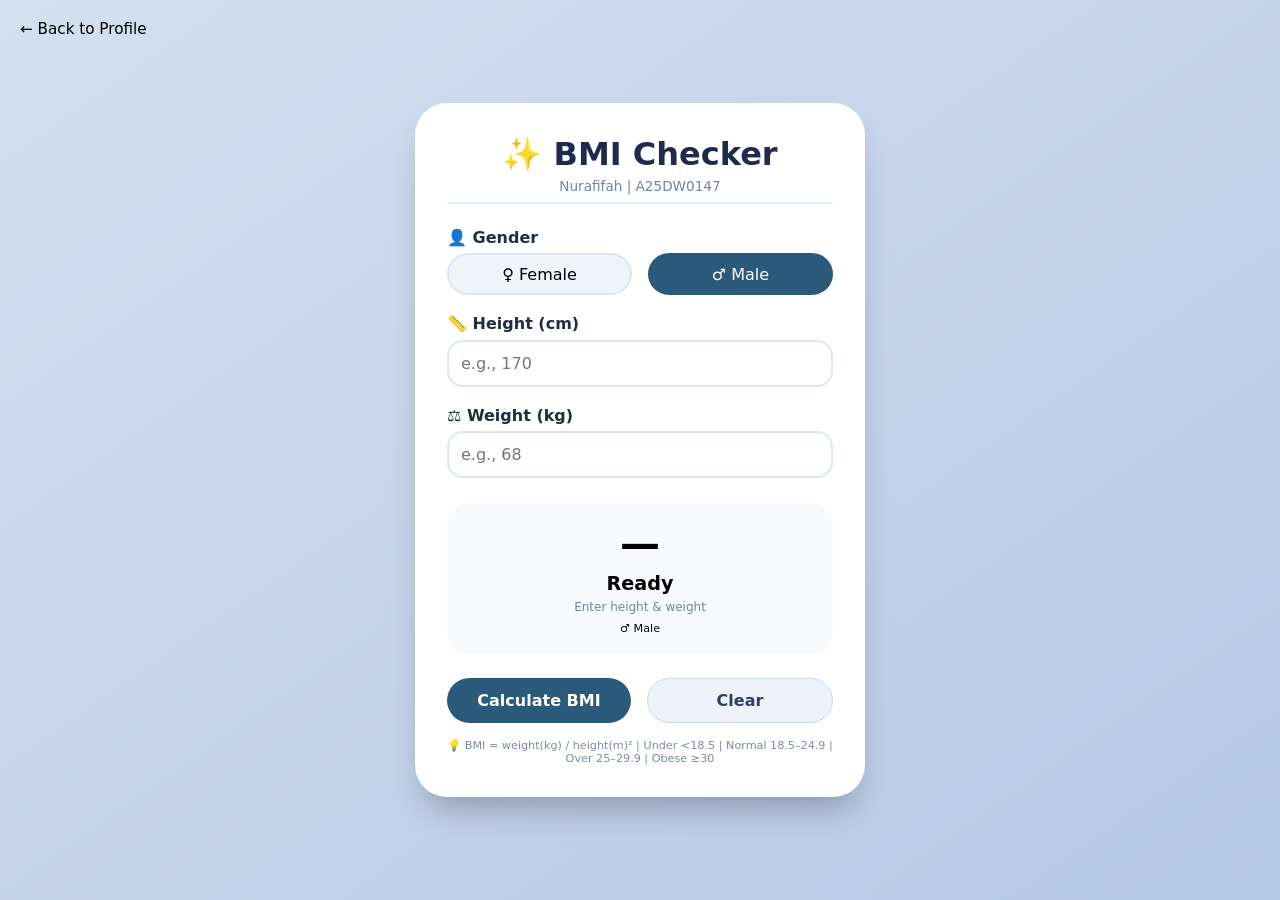
<file: BMIChecker.html>
<!DOCTYPE html>
<html lang="en"> <!-- NURAFIFAH BINTI KHAIRUL AZNIZAM A25DW0147 -->
<head>
    <meta charset="UTF-8">
    <meta name="viewport" content="width=device-width, initial-scale=1.0">
    <title>BMI Checker</title>
    <style>
        * {
            margin: 0;
            padding: 0;
            box-sizing: border-box;
            font-family: system-ui, 'Segoe UI', sans-serif;
        }

        body {
            min-height: 100vh;
            background: linear-gradient(145deg, #d4e0f0, #b5c8e5);
            display: flex;
            justify-content: center;
            align-items: center;
            padding: 1rem;
        }

        .container {
            max-width: 450px;
            width: 100%;
            background: white;
            border-radius: 2rem;
            padding: 2rem;
            box-shadow: 0 20px 35px -12px rgba(0,0,0,0.3);
        }

        h1 {
            text-align: center;
            color: #1f2b4e;
            margin-bottom: 0.3rem;
        }

        .author {
            text-align: center;
            color: #6c86a3;
            font-size: 0.85rem;
            margin-bottom: 1.5rem;
            padding-bottom: 0.5rem;
            border-bottom: 2px solid #e2edff;
        }

        .field {
            margin-bottom: 1.2rem;
        }

        label {
            font-weight: 600;
            display: block;
            margin-bottom: 0.4rem;
            color: #1e2f41;
        }

        input, select {
            width: 100%;
            padding: 0.75rem;
            border: 2px solid #dce5f2;
            border-radius: 1rem;
            font-size: 1rem;
            outline: none;
        }

        input:focus {
            border-color: #2c5a7a;
        }

        .gender-group {
            display: flex;
            gap: 1rem;
            margin-top: 0.3rem;
        }

        .gender-option {
            flex: 1;
            text-align: center;
            padding: 0.6rem;
            background: #f0f4fa;
            border-radius: 2rem;
            cursor: pointer;
            border: 2px solid #dce5f2;
        }

        .gender-option.selected {
            background: #2c5a7a;
            color: white;
            border-color: #2c5a7a;
        }

        .result {
            background: #f8fafd;
            border-radius: 1.5rem;
            padding: 1.2rem;
            text-align: center;
            margin: 1.5rem 0;
        }

        .bmi-value {
            font-size: 2.5rem;
            font-weight: 800;
        }

        .bmi-category {
            font-size: 1.2rem;
            font-weight: 600;
            margin: 0.3rem 0;
        }

        .button-group {
            display: flex;
            gap: 1rem;
        }

        button {
            flex: 1;
            padding: 0.75rem;
            font-weight: 700;
            border: none;
            border-radius: 2rem;
            cursor: pointer;
            font-size: 1rem;
        }

        .btn-calc {
            background: #2c5a7a;
            color: white;
        }

        .btn-calc:hover {
            background: #1f4868;
        }

        .btn-clear {
            background: #eef2fa;
            color: #2c3e66;
            border: 1px solid #cbdae9;
        }

        .error {
            color: #c7372f;
            background: #fff1f0;
            border-radius: 1rem;
            padding: 0.5rem;
            margin-top: 0.8rem;
            text-align: center;
            display: none;
        }

        .info {
            font-size: 0.7rem;
            text-align: center;
            color: #7a8aaa;
            margin-top: 1rem;
        }

        .underweight .bmi-value { color: #0f6b8c; }
        .normal .bmi-value { color: #2b7a3e; }
        .overweight .bmi-value { color: #c97e0a; }
        .obese .bmi-value { color: #bc3900; }
    </style>
</head>
<body>

    <a href="PersonalInfo.html" style="position: absolute; top: 20px; 
    left: 20px; text-decoration: none; color: black; font-size: 0.95rem;">← Back to Profile</a>

<div class="container">
    <h1>✨ BMI Checker</h1>
    <div class="author">Nurafifah | A25DW0147</div>

    <div class="field">
        <label>👤 Gender</label>
        <div class="gender-group" id="genderGroup">
            <div class="gender-option" data-gender="female" onclick="selectGender('female')">♀️ Female</div>
            <div class="gender-option selected" data-gender="male" onclick="selectGender('male')">♂️ Male</div>
        </div>
        <input type="hidden" id="genderValue" value="male">
    </div>

    <div class="field">
        <label>📏 Height (cm)</label>
        <input type="number" id="height" placeholder="e.g., 170">
    </div>

    <div class="field">
        <label>⚖️ Weight (kg)</label>
        <input type="number" id="weight" placeholder="e.g., 68" step = "0.1">
    </div>

    <div class="result" id="resultBox">
        <div class="bmi-value" id="bmiValue">—</div>
        <div class="bmi-category" id="bmiCategory">Ready</div>
        <div id="bmiDesc" style="font-size: 0.75rem; color: #6c86a3;">Enter height & weight</div>
        <div id="genderHint" style="font-size: 0.7rem; margin-top: 0.5rem;">♂️ Male</div>
    </div>

    <div class="button-group">
        <button class="btn-calc" onclick="calculateBMI()">Calculate BMI</button>
        <button class="btn-clear" onclick="clearAll()">Clear</button>
    </div>

    <div id="errorMsg" class="error"></div>
    <div class="info">💡 BMI = weight(kg) / height(m)² | Under &lt;18.5 | Normal 18.5–24.9 | Over 25–29.9 | Obese ≥30</div>
</div>

<script>
    
    let currentGender = 'male';

    function selectGender(gender) {
        currentGender = gender;
        document.getElementById('genderValue').value = gender;
        
        document.querySelectorAll('.gender-option').forEach(opt => {
            if (opt.getAttribute('data-gender') === gender) {
                opt.classList.add('selected');
            } else {
                opt.classList.remove('selected');
            }
        });
        
        const hint = gender === 'male' ? '♂️ Male profile' : '♀️ Female profile';
        document.getElementById('genderHint').innerHTML = hint;
        
        const h = parseFloat(document.getElementById('height').value);
        const w = parseFloat(document.getElementById('weight').value);
        if (!isNaN(h) && !isNaN(w) && h > 0 && w > 0) {
            calculateBMI();
        }
    }

    function calculateBMI() {
        hideError();
        
        let h = parseFloat(document.getElementById('height').value);
        let w = parseFloat(document.getElementById('weight').value);
        
        if (isNaN(h) || isNaN(w) || h <= 0 || w <= 0) {
            showError('Please enter valid height and weight');
            return;
        }
        
        if (h < 50 || h > 300) {
            showError('Height must be between 50-300 cm');
            return;
        }
        
        if (w < 2 || w > 500) {
            showError('Weight must be between 2-500 kg');
            return;
        }
        
        let bmi = w / ((h / 100) * (h / 100));
        let bmiRounded = Math.round(bmi * 10) / 10;
        
        let category = '', colorClass = '';
        if (bmi < 18.5) {
            category = 'Underweight ⚡';
            colorClass = 'underweight';
        } else if (bmi <= 24.9) {
            category = 'Normal weight ✅';
            colorClass = 'normal';
        } else if (bmi <= 29.9) {
            category = 'Overweight ⚠️';
            colorClass = 'overweight';
        } else {
            category = 'Obese 🔴';
            colorClass = 'obese';
        }
        
        document.getElementById('bmiValue').innerHTML = bmiRounded;
        document.getElementById('bmiCategory').innerHTML = category;
        document.getElementById('bmiDesc').innerHTML = 'Your BMI result';
        
        const resultBox = document.getElementById('resultBox');
        resultBox.classList.remove('underweight', 'normal', 'overweight', 'obese');
        resultBox.classList.add(colorClass);
    }
    
    function clearAll() {
        document.getElementById('height').value = '170';
        document.getElementById('weight').value = '68';
        selectGender('male');
        calculateBMI();
    }
    
    function showError(msg) {
        const errDiv = document.getElementById('errorMsg');
        errDiv.innerHTML = '⚠️ ' + msg;
        errDiv.style.display = 'block';
        setTimeout(() => {
            errDiv.style.display = 'none';
        }, 3000);
    }
    
    function hideError() {
        document.getElementById('errorMsg').style.display = 'none';
    }
    
    document.getElementById('height').onkeypress = function(e) {
        if (e.key === 'Enter') calculateBMI();
    };
    document.getElementById('weight').onkeypress = function(e) {
        if (e.key === 'Enter') calculateBMI();
    };
</script>

</body>
</html>
</file>
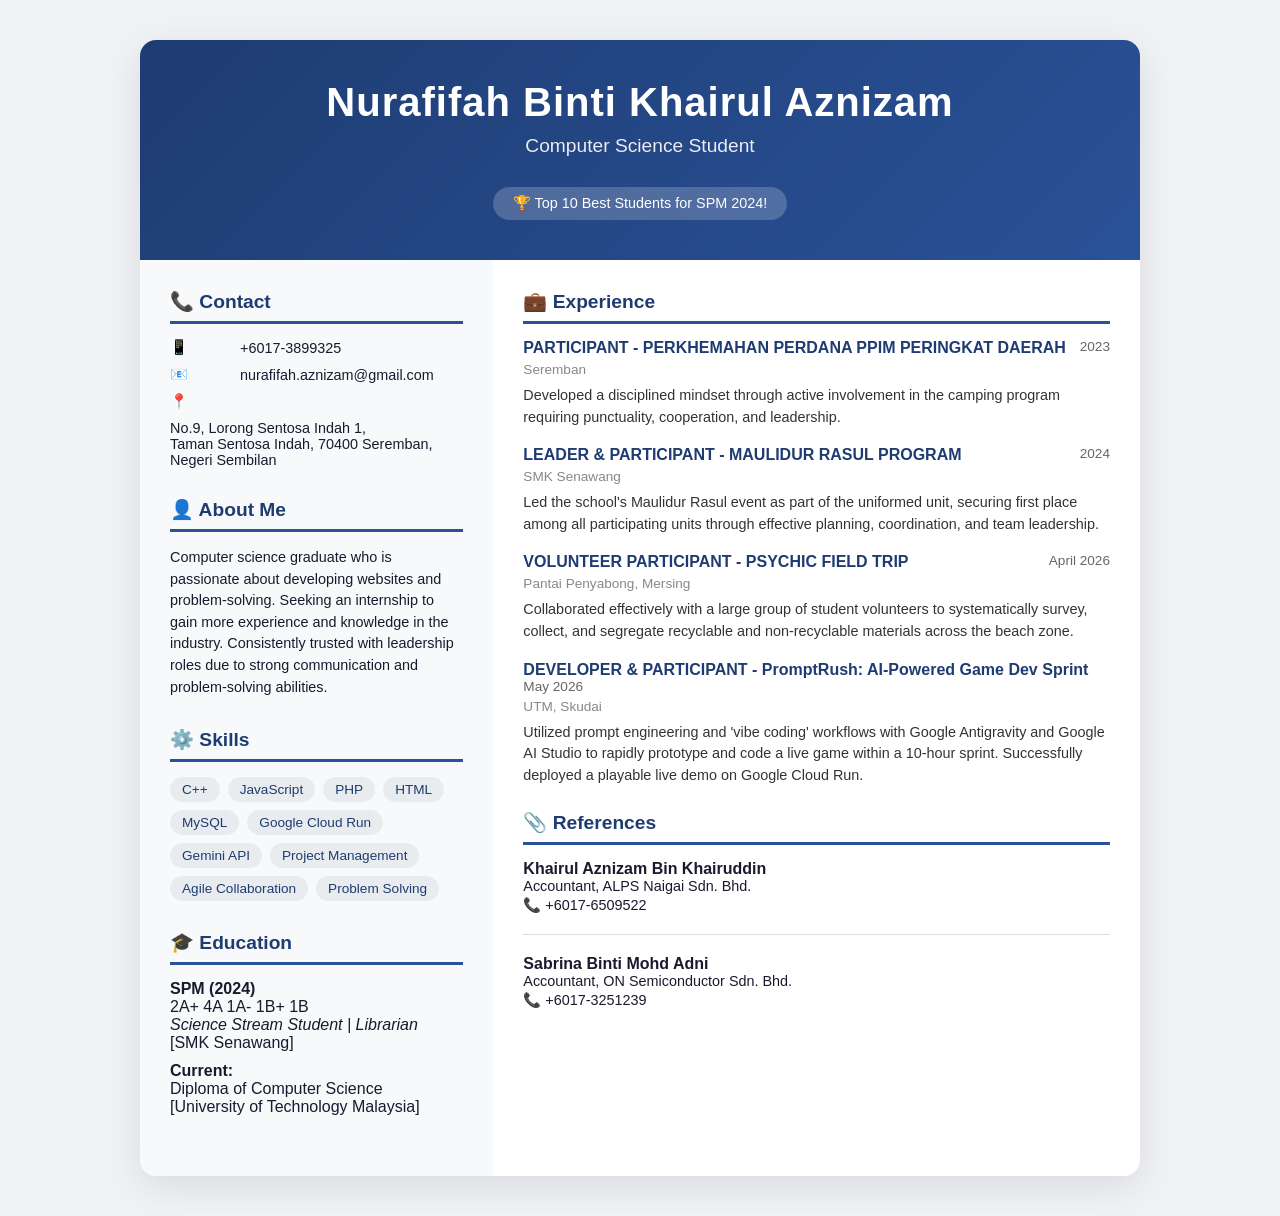
<file: cv - Copy.html>
<!DOCTYPE html>
<html lang="en"> <!-- NURAFIFAH BINTI KHAIRUL AZNIZAM A25DW0147 -->
<head>
    <meta charset="UTF-8">
    <meta name="viewport" content="width=device-width, initial-scale=1.0">
    <title>CV - Nurafifah Binti Khairul Aznizam</title>
    <style>
        * {
            margin: 0;
            padding: 0;
            box-sizing: border-box;
        }

        body {
            font-family: 'Segoe UI', Tahoma, Geneva, Verdana, sans-serif;
            background-color: #f0f2f5;
            padding: 40px 20px;
            color: #1a1a2e;
        }

        .cv-container {
            max-width: 1000px;
            margin: 0 auto;
            background: white;
            border-radius: 16px;
            box-shadow: 0 10px 40px rgba(0,0,0,0.1);
            overflow: hidden;
        }

        .header {
            background: linear-gradient(135deg, #1e3c72 0%, #2a5298 100%);
            color: white;
            padding: 40px;
            text-align: center;
        }

        .header h1 {
            font-size: 2.5rem;
            margin-bottom: 10px;
            letter-spacing: 1px;
        }

        .header .title {
            font-size: 1.2rem;
            opacity: 0.9;
            margin-bottom: 20px;
        }

        .badge {
            background: rgba(255,255,255,0.2);
            display: inline-block;
            padding: 8px 20px;
            border-radius: 30px;
            font-size: 0.9rem;
            margin-top: 10px;
        }

        .two-columns {
            display: flex;
            flex-wrap: wrap;
        }

        .sidebar {
            flex: 1;
            background: #f8f9fa;
            padding: 30px;
            min-width: 280px;
        }

        .main-content {
            flex: 2;
            padding: 30px;
            min-width: 300px;
        }

        .section {
            margin-bottom: 30px;
        }

        .section h3 {
            color: #1e3c72;
            border-bottom: 3px solid #2a5298;
            padding-bottom: 8px;
            margin-bottom: 15px;
            font-size: 1.2rem;
        }

        .contact-info p {
            margin-bottom: 10px;
            display: flex;
            align-items: center;
            gap: 10px;
            flex-wrap: wrap;
            font-size: 0.9rem;
        }

        .contact-info .icon {
            font-weight: bold;
            min-width: 60px;
            color: #2a5298;
        }

        .skills-list {
            display: flex;
            flex-wrap: wrap;
            gap: 8px;
        }

        .skill-tag {
            background: #e9ecef;
            padding: 5px 12px;
            border-radius: 20px;
            font-size: 0.85rem;
            color: #1e3c72;
        }

        .main-section {
            margin-bottom: 25px;
        }

        .main-section h3 {
            color: #1e3c72;
            border-bottom: 3px solid #2a5298;
            padding-bottom: 8px;
            margin-bottom: 15px;
            font-size: 1.2rem;
        }

        .experience-item, .reference-item {
            margin-bottom: 18px;
        }

        .experience-header {
            display: flex;
            justify-content: space-between;
            flex-wrap: wrap;
            margin-bottom: 5px;
        }

        .experience-title {
            font-weight: bold;
            color: #1e3c72;
        }

        .experience-date {
            color: #666;
            font-size: 0.85rem;
        }

        .experience-location {
            color: #888;
            font-size: 0.85rem;
            margin-bottom: 8px;
        }

        .experience-desc {
            font-size: 0.9rem;
            line-height: 1.5;
            color: #333;
        }

        .reference-item p {
            font-size: 0.9rem;
            margin-bottom: 3px;
        }

        .reference-name {
            font-weight: bold;
        }

        hr {
            margin: 20px 0;
            border: none;
            border-top: 1px solid #ddd;
        }

        @media (max-width: 700px) {
            .header h1 {
                font-size: 1.8rem;
            }
            .sidebar, .main-content {
                flex: 100%;
            }
        }
    </style>
</head>
<body>
    <div class="cv-container">
        <div class="header">
            <h1>Nurafifah Binti Khairul Aznizam</h1>
            <div class="title">Computer Science Student</div>
            <div class="badge">🏆 Top 10 Best Students for SPM 2024!</div>
        </div>

        <div class="two-columns">
            <div class="sidebar">
                <div class="section">
                    <h3>📞 Contact</h3>
                    <div class="contact-info">
                        <p><span class="icon">📱</span> +6017-3899325</p>
                        <p><span class="icon">📧</span> nurafifah.aznizam@gmail.com</p>
                        <p><span class="icon">📍</span> No.9, Lorong Sentosa Indah 1, <br> Taman Sentosa Indah, 70400 Seremban, <br> Negeri Sembilan</p>
                    </div>
                </div>

                <div class="section">
                    <h3>👤 About Me</h3>
                    <p style="font-size: 0.9rem; line-height: 1.5;">
                        Computer science graduate who is passionate about developing websites and problem-solving. 
                        Seeking an internship to gain more experience and knowledge in the industry. 
                        Consistently trusted with leadership roles due to strong communication and problem-solving abilities.
                    </p>
                </div>

                <div class="section">
                    <h3>⚙️ Skills</h3>
                    <div class="skills-list">
                        <span class="skill-tag">C++</span>
                        <span class="skill-tag">JavaScript</span>
                        <span class="skill-tag">PHP</span>
                        <span class="skill-tag">HTML</span>
                        <span class="skill-tag">MySQL</span>
                        <span class="skill-tag">Google Cloud Run</span>
                        <span class="skill-tag">Gemini API</span>
                        <span class="skill-tag">Project Management</span>
                        <span class="skill-tag">Agile Collaboration</span>
                        <span class="skill-tag">Problem Solving</span>
                    </div>
                </div>

                <div class="section">
                    <h3>🎓 Education</h3>
                    <p><strong>SPM (2024)</strong><br>
                    2A+ 4A 1A- 1B+ 1B<br>
                    <em>Science Stream Student | Librarian</em><br>
                    [SMK Senawang]</p>
                    <p style="margin-top: 10px;"><strong>Current:</strong><br>
                    Diploma of Computer Science<br>
                    [University of Technology Malaysia]</p>
                </div>
            </div>

            <div class="main-content">
                <div class="main-section">
                    <h3>💼 Experience</h3>

                    <div class="experience-item">
                        <div class="experience-header">
                            <span class="experience-title">PARTICIPANT - PERKHEMAHAN PERDANA PPIM PERINGKAT DAERAH</span>
                            <span class="experience-date">2023</span>
                        </div>
                        <div class="experience-location">Seremban</div>
                        <div class="experience-desc">
                            Developed a disciplined mindset through active involvement in the camping program requiring punctuality, cooperation, and leadership.
                        </div>
                    </div>

                    <div class="experience-item">
                        <div class="experience-header">
                            <span class="experience-title">LEADER & PARTICIPANT - MAULIDUR RASUL PROGRAM</span>
                            <span class="experience-date">2024</span>
                        </div>
                        <div class="experience-location">SMK Senawang</div>
                        <div class="experience-desc">
                            Led the school's Maulidur Rasul event as part of the uniformed unit, securing first place among all participating units through effective planning, coordination, and team leadership.
                        </div>
                    </div>

                    <div class="experience-item">
                        <div class="experience-header">
                            <span class="experience-title">VOLUNTEER PARTICIPANT - PSYCHIC FIELD TRIP</span>
                            <span class="experience-date">April 2026</span>
                        </div>
                        <div class="experience-location">Pantai Penyabong, Mersing</div>
                        <div class="experience-desc">
                            Collaborated effectively with a large group of student volunteers to systematically survey, collect, and segregate recyclable and non-recyclable materials across the beach zone.
                        </div>
                    </div>

                    <div class="experience-item">
                        <div class="experience-header">
                            <span class="experience-title">DEVELOPER & PARTICIPANT - PromptRush: AI-Powered Game Dev Sprint</span>
                            <span class="experience-date">May 2026</span>
                        </div>
                        <div class="experience-location">UTM, Skudai</div>
                        <div class="experience-desc">
                            Utilized prompt engineering and 'vibe coding' workflows with Google Antigravity and Google AI Studio to rapidly prototype and code a live game within a 10-hour sprint. Successfully deployed a playable live demo on Google Cloud Run.
                        </div>
                    </div>
                </div>

                <div class="main-section">
                    <h3>📎 References</h3>
                    
                    <div class="reference-item">
                        <div class="reference-name">Khairul Aznizam Bin Khairuddin</div>
                        <p>Accountant, ALPS Naigai Sdn. Bhd.</p>
                        <p>📞 +6017-6509522</p>
                    </div>

                    <hr>

                    <div class="reference-item">
                        <div class="reference-name">Sabrina Binti Mohd Adni</div>
                        <p>Accountant, ON Semiconductor Sdn. Bhd.</p>
                        <p>📞 +6017-3251239</p>
                    </div>
                </div>
            </div>
        </div>
    </div>
</body>
</html>
</file>
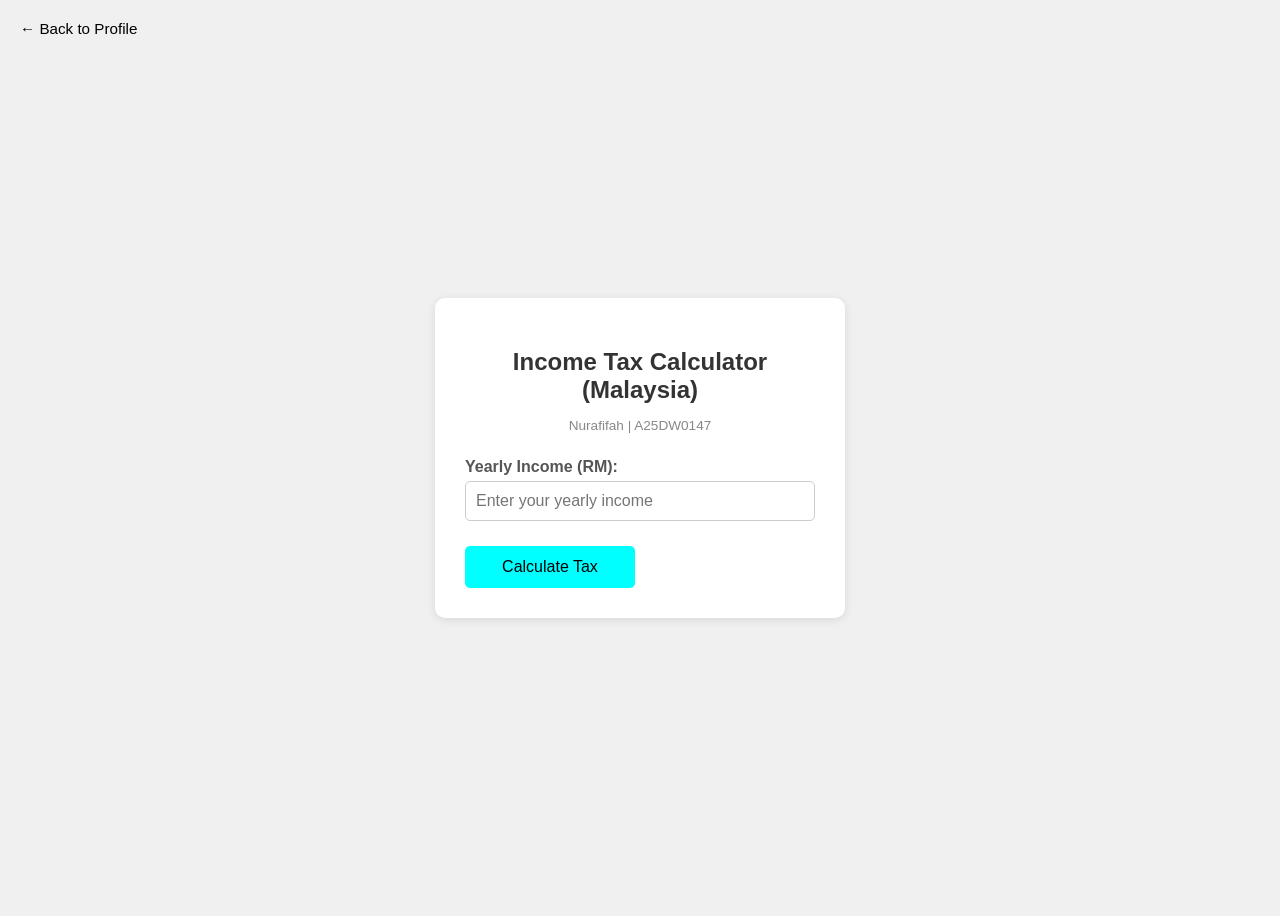
<file: IncomeTax.html>
<!DOCTYPE html> <!-- NURAFIFAH BINTI KHAIRUL AZNIZAM A25DW0147-->
<html lang="en">
<head>
    <meta charset="UTF-8">
    <meta name="viewport" content="width=device-width, initial-scale=1.0">
    <title>Income Tax Calculator</title>
    <style>
    body {
            font-family: Arial, sans-serif;
            display: flex;
            justify-content: center;
            align-items: center;
            min-height: 100vh;
            background-color: #f0f0f0;
        }

        .calculator {
            background: white;
            padding: 30px;
            border-radius: 10px;
            box-shadow: 0 2px 10px rgba(0, 0, 0, 0.1);
            width: 350px;
        }

        h2 {
            text-align: center;
            color: #333;
            margin-bottom: 5px;
        }

        .matric {
            text-align: center;
            color: #888;
            font-size: 0.85rem;
            margin-bottom: 25px;
        }

        label {
            display: block;
            margin-bottom: 5px;
            color: #555;
            font-weight: bold;
        }

        input {
            width: 100%;
            padding: 10px;
            margin-bottom: 15px;
            border: 1px solid #ccc;
            border-radius: 5px;
            font-size: 1rem;
            box-sizing: border-box;
        }

        #result {
            background: #f9f9f9;
            font-weight: bold;
        }

        .buttons {
            display: grid;
            grid-template-columns: 1fr 1fr;
            gap: 10px;
            margin-top: 10px;
        }

        button {
            padding: 12px;
            border: none;
            border-radius: 5px;
            font-size: 1rem;
            cursor: pointer;
            transition: background 0.2s;
        }

        .btn-calc { background: aqua; color: black; }
        .btn-calc:hover { background: pink; }
    </style>
</head>

<body>
    <a href="PersonalInfo.html" style="position: absolute; top: 20px; 
    left: 20px; text-decoration: none; color: black; font-size: 0.95rem;">← Back to Profile</a>

    <div class="calculator">
    <h2>Income Tax Calculator (Malaysia)</h2>
    <p class="matric">Nurafifah | A25DW0147</p>
    
    <label>Yearly Income (RM): </label>
    <input type="number" id="income" placeholder="Enter your yearly income">

    <div class="buttons">
        <button class="btn-calc" onclick="calculateTax()">Calculate Tax</button><br>
    </div>
    <div id="result"></div>
    
    </div>


    <script>
        function calculateTax() {
            let income = parseFloat(document.getElementById('income').value);
            let resultDiv = document.getElementById('result');
            let tax = 0;
            let category = "";
            let calculation = "";
            
            if (isNaN(income) || income < 0) {
                resultDiv.innerHTML = "Please enter a valid income amount!";
                return;
            }
            
            if (income <= 5000) {
                category = "A (0-5,000)";
                tax = 0;
                calculation = "First 5,000 × 0% = RM 0";
            }
            else if (income <= 20000) {
                category = "B (5,001-20,000)";
                tax = (income - 5000) * 0.10;
                calculation = `First 5,000 × 0% = RM 0<br>Next ${(income - 5000).toFixed(2)} × 10% = RM ${tax.toFixed(2)}`;
            }
            else if (income <= 35000) {
                category = "C (20,001-35,000)";
                tax = 150 + (income - 20000) * 0.03;
                calculation = `First 20,000 = RM 150<br>Next ${(income - 20000).toFixed(2)} × 3% = RM ${((income - 20000) * 0.03).toFixed(2)}
                <br>Total Tax = RM ${tax.toFixed(2)}`;
            }
            else if (income <= 50000) {
                category = "D (35,001-50,000)";
                tax = 600 + (income - 35000) * 0.08;
                calculation = `First 35,000 = RM 600<br>Next ${(income - 35000).toFixed(2)} × 8% = RM ${((income - 35000) * 0.08).toFixed(2)}
                <br>Total Tax = RM ${tax.toFixed(2)}`;
            }
            else if (income <= 70000) {
                category = "E (50,001-70,000)";
                tax = 1800 + (income - 50000) * 0.13;
                calculation = `First 50,000 = RM 1,800<br>Next ${(income - 50000).toFixed(2)} × 13% = RM ${((income - 50000) * 0.13).toFixed(2)}
                <br>Total Tax = RM ${tax.toFixed(2)}`;
            }
            else if (income <= 100000) {
                category = "F (70,001-100,000)";
                tax = 4400 + (income - 70000) * 0.21;
                calculation = `First 70,000 = RM 4,400<br>Next ${(income - 70000).toFixed(2)} × 21% = RM ${((income - 70000) * 0.21).toFixed(2)}
                <br>Total Tax = RM ${tax.toFixed(2)}`;
            }
            else if (income <= 250000) {
                category = "G (100,001-250,000)";
                tax = 10700 + (income - 100000) * 0.24;
                calculation = `First 100,000 = RM 10,700<br>Next ${(income - 100000).toFixed(2)} × 24% = RM ${((income - 100000) * 0.24).toFixed(2)}
                <br>Total Tax = RM ${tax.toFixed(2)}`;
            }
            else if (income <= 400000) {
                category = "H (250,001-400,000)";
                tax = 46700 + (income - 250000) * 0.245;
                calculation = `First 250,000 = RM 46,700<br>Next ${(income - 250000).toFixed(2)} × 24.5% = RM ${((income - 250000) * 0.245).toFixed(2)}
                <br>Total Tax = RM ${tax.toFixed(2)}`;
            }
            else if (income <= 600000) {
                category = "I (400,001-600,000)";
                tax = 83450 + (income - 400000) * 0.25;
                calculation = `First 400,000 = RM 83,450<br>Next ${(income - 400000).toFixed(2)} × 25% = RM ${((income - 400000) * 0.25).toFixed(2)}
                <br>Total Tax = RM ${tax.toFixed(2)}`;
            }
            else if (income <= 1000000) {
                category = "J (600,001-1,000,000)";
                tax = 133450 + (income - 600000) * 0.26;
                calculation = `First 600,000 = RM 133,450<br>Next ${(income - 600000).toFixed(2)} × 26% = RM ${((income - 600000) * 0.26).toFixed(2)}
                <br>Total Tax = RM ${tax.toFixed(2)}`;
            }
            else if (income <= 2000000) {
                category = "K (1,000,001-2,000,000)";
                tax = 237450 + (income - 1000000) * 0.28;
                calculation = `First 1,000,000 = RM 237,450<br>Next ${(income - 1000000).toFixed(2)} × 28% = RM ${((income - 1000000) * 0.28).toFixed(2)}
                <br>Total Tax = RM ${tax.toFixed(2)}`;
            }
            else {
                category = "L (Exceeding 2,000,000)";
                tax = 517450 + (income - 2000000) * 0.30;
                calculation = `First 2,000,000 = RM 517,450<br>Next ${(income - 2000000).toFixed(2)} × 30% = RM ${((income - 2000000) * 0.30).toFixed(2)}
                <br>Total Tax = RM ${tax.toFixed(2)}`;
            }
            
            resultDiv.innerHTML = `
                <br>
                Yearly Income: RM ${income.toFixed(2)}<br>
                Category: ${category}<br><br>
                Calculation:<br>
                ${calculation}<br><br>
                <strong>Total Tax Payable: RM ${tax.toFixed(2)}</strong>
            `;
        }
    </script> 
</body>
</html>
</file>
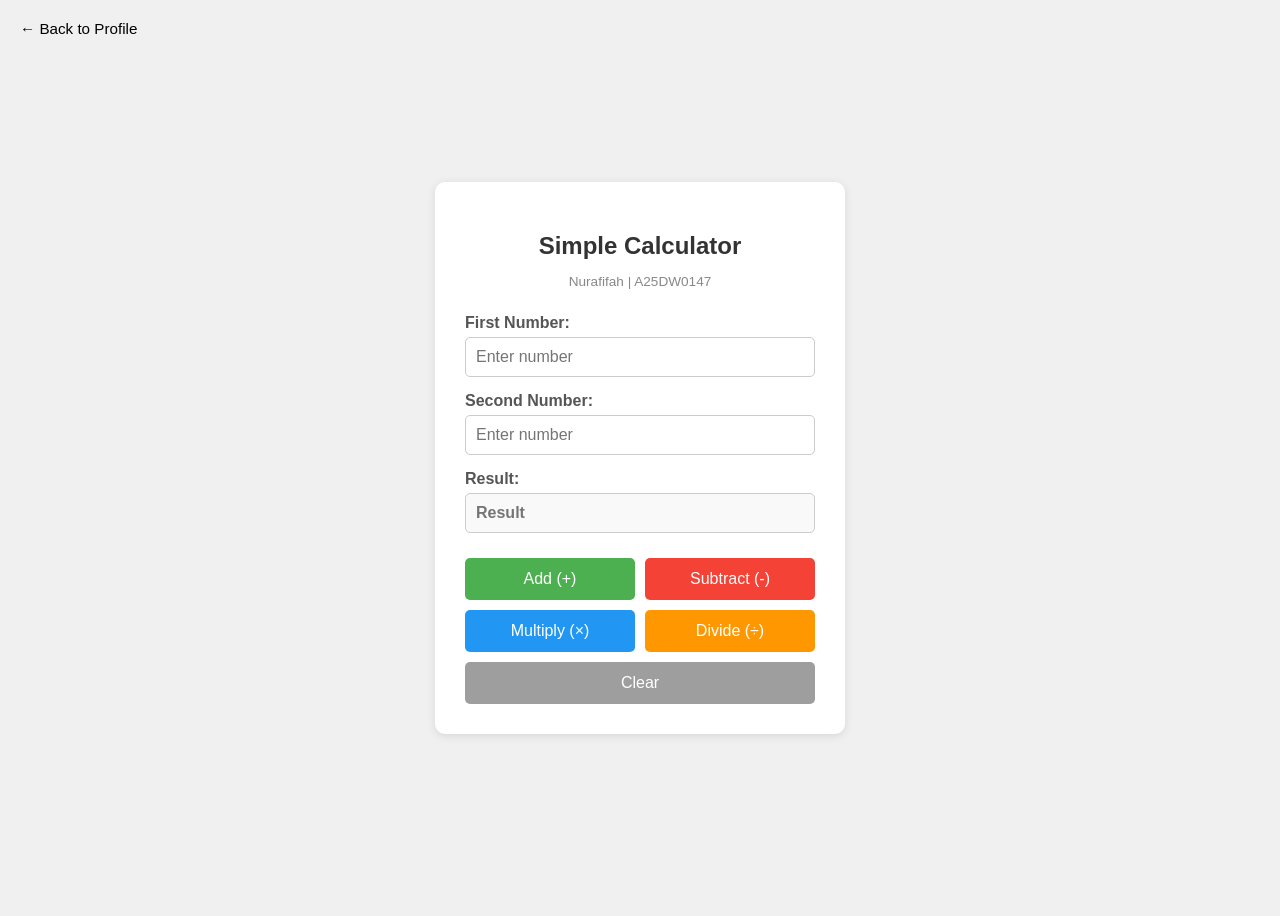
<file: Tools - Copy.html>
<!DOCTYPE html>
<html lang="en">     <!-- NURAFIFAH BINTI KHAIRUL AZNIZAM A25DW0147 -->
<head>
    <meta charset="UTF-8">
    <meta name="viewport" content="width=device-width, initial-scale=1.0">
    <title>Simple Calculator</title>
    <style>
        body {
            font-family: Arial, sans-serif;
            display: flex;
            justify-content: center;
            align-items: center;
            min-height: 100vh;
            background-color: #f0f0f0;
        }

        .calculator {
            background: white;
            padding: 30px;
            border-radius: 10px;
            box-shadow: 0 2px 10px rgba(0, 0, 0, 0.1);
            width: 350px;
        }

        h2 {
            text-align: center;
            color: #333;
            margin-bottom: 5px;
        }

        .matric {
            text-align: center;
            color: #888;
            font-size: 0.85rem;
            margin-bottom: 25px;
        }

        label {
            display: block;
            margin-bottom: 5px;
            color: #555;
            font-weight: bold;
        }

        input {
            width: 100%;
            padding: 10px;
            margin-bottom: 15px;
            border: 1px solid #ccc;
            border-radius: 5px;
            font-size: 1rem;
            box-sizing: border-box;
        }

        #result {
            background: #f9f9f9;
            font-weight: bold;
        }

        .buttons {
            display: grid;
            grid-template-columns: 1fr 1fr;
            gap: 10px;
            margin-top: 10px;
        }

        button {
            padding: 12px;
            border: none;
            border-radius: 5px;
            font-size: 1rem;
            cursor: pointer;
            transition: background 0.2s;
        }

        .btn-add { background: #4CAF50; color: white; }
        .btn-add:hover { background: #45a049; }

        .btn-subtract { background: #f44336; color: white; }
        .btn-subtract:hover { background: #da190b; }

        .btn-multiply { background: #2196F3; color: white; }
        .btn-multiply:hover { background: #0b7dda; }

        .btn-divide { background: #ff9800; color: white; }
        .btn-divide:hover { background: #e68900; }

        .btn-clear {
            grid-column: span 2;
            background: #9e9e9e;
            color: white;
        }
        .btn-clear:hover { background: #757575; }
    </style>
</head>
<body>
    <a href="PersonalInfo.html" style="position: absolute; top: 20px; 
    left: 20px; text-decoration: none; color: black; font-size: 0.95rem;">← Back to Profile</a>
    <div class="calculator">
        <h2>Simple Calculator</h2>
        <p class="matric">Nurafifah | A25DW0147</p>
        
        <label>First Number:</label>
        <input type="number" id="num1" placeholder="Enter number">
        
        <label>Second Number:</label>
        <input type="number" id="num2" placeholder="Enter number">
        
        <label>Result:</label>
        <input type="text" id="result" readonly placeholder="Result">
        
        <div class="buttons">
            <button class="btn-add" onclick="add()">Add (+)</button>
            <button class="btn-subtract" onclick="subtract()">Subtract (-)</button>
            <button class="btn-multiply" onclick="multiply()">Multiply (×)</button>
            <button class="btn-divide" onclick="divide()">Divide (÷)</button>
            <button class="btn-clear" onclick="clearFields()">Clear</button>
        </div>
    </div>

    <script>
        function getNumbers() {
            let num1 = parseFloat(document.getElementById('num1').value);
            let num2 = parseFloat(document.getElementById('num2').value);
            return { num1, num2 };
        }
        
        function add() {
            let { num1, num2 } = getNumbers();
            if (isNaN(num1) || isNaN(num2)) {
                document.getElementById('result').value = "Enter both numbers!";
            } else {
                document.getElementById('result').value = num1 + num2;
            }
        }
        
        function subtract() {
            let { num1, num2 } = getNumbers();
            if (isNaN(num1) || isNaN(num2)) {
                document.getElementById('result').value = "Enter both numbers!";
            } else {
                document.getElementById('result').value = num1 - num2;
            }
        }
        
        function multiply() {
            let { num1, num2 } = getNumbers();
            if (isNaN(num1) || isNaN(num2)) {
                document.getElementById('result').value = "Enter both numbers!";
            } else {
                document.getElementById('result').value = num1 * num2;
            }
        }
        
        function divide() {
            let { num1, num2 } = getNumbers();
            if (isNaN(num1) || isNaN(num2)) {
                document.getElementById('result').value = "Enter both numbers!";
            } else if (num2 === 0) {
                document.getElementById('result').value = "Cannot divide by zero!";
            } else {
                document.getElementById('result').value = num1 / num2;
            }
        }
        
        function clearFields() {
            document.getElementById('num1').value = "";
            document.getElementById('num2').value = "";
            document.getElementById('result').value = "";
        }
    </script>
</body>
</html>
</file>
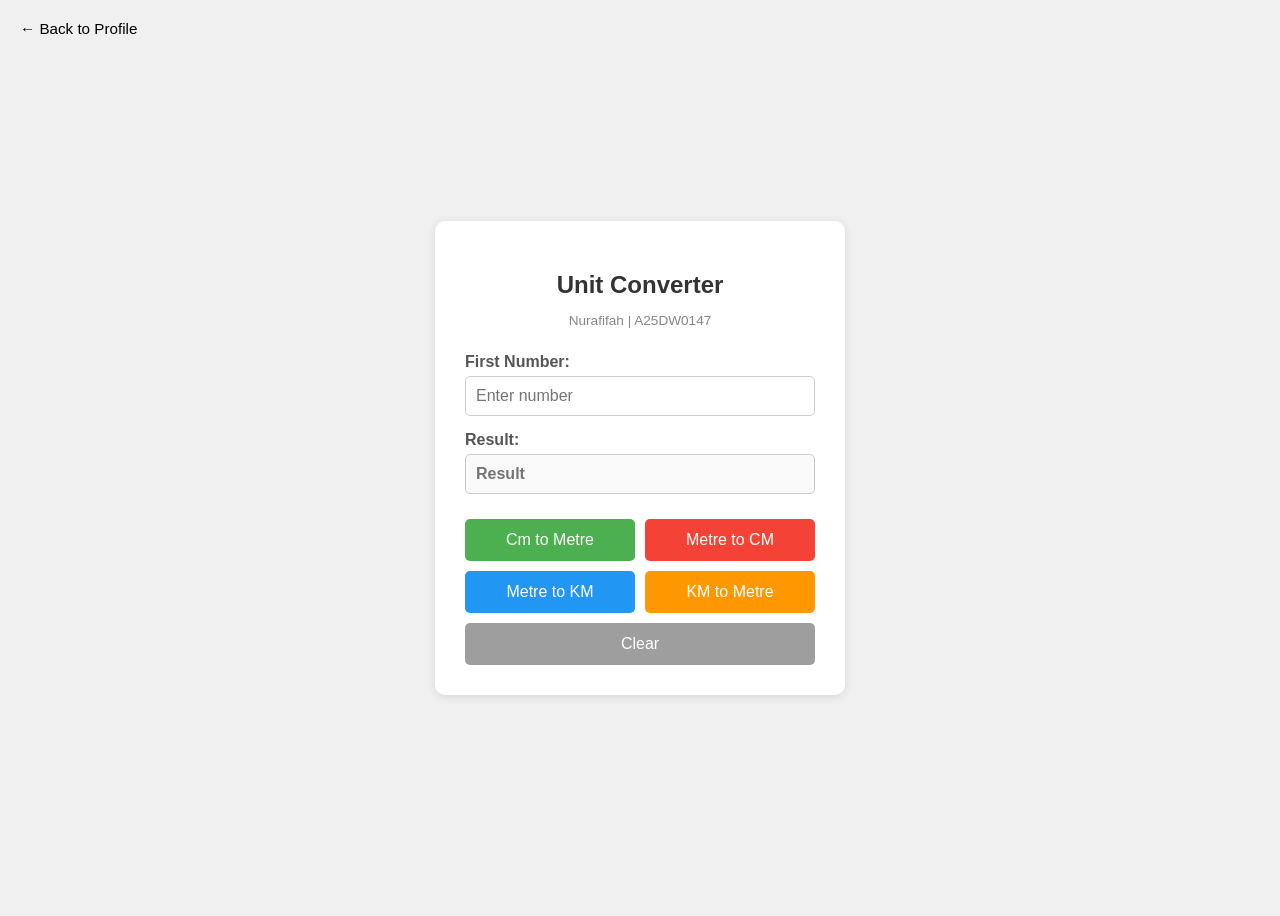
<file: UnitConverter.html>
<!DOCTYPE html>
<html lang="en">     <!-- NURAFIFAH BINTI KHAIRUL AZNIZAM A25DW0147 -->
<head>
    <meta charset="UTF-8">
    <meta name="viewport" content="width=device-width, initial-scale=1.0">
    <title>Unit Converter</title>
    <style>
        body {
            font-family: Arial, sans-serif;
            display: flex;
            justify-content: center;
            align-items: center;
            min-height: 100vh;
            background-color: #f0f0f0;
        }

        .calculator {
            background: white;
            padding: 30px;
            border-radius: 10px;
            box-shadow: 0 2px 10px rgba(0, 0, 0, 0.1);
            width: 350px;
        }

        h2 {
            text-align: center;
            color: #333;
            margin-bottom: 5px;
        }

        .matric {
            text-align: center;
            color: #888;
            font-size: 0.85rem;
            margin-bottom: 25px;
        }

        label {
            display: block;
            margin-bottom: 5px;
            color: #555;
            font-weight: bold;
        }

        input {
            width: 100%;
            padding: 10px;
            margin-bottom: 15px;
            border: 1px solid #ccc;
            border-radius: 5px;
            font-size: 1rem;
            box-sizing: border-box;
        }

        #result {
            background: #f9f9f9;
            font-weight: bold;
        }

        .buttons {
            display: grid;
            grid-template-columns: 1fr 1fr;
            gap: 10px;
            margin-top: 10px;
        }

        button {
            padding: 12px;
            border: none;
            border-radius: 5px;
            font-size: 1rem;
            cursor: pointer;
            transition: background 0.2s;
        }

        .btn-cmtom { background: #4CAF50; color: white; }
        .btn-cmtom:hover { background: #45a049; }

        .btn-mtocm { background: #f44336; color: white; }
        .btn-mtocm:hover { background: #da190b; }

        .btn-mtokm { background: #2196F3; color: white; }
        .btn-mtokm:hover { background: #0b7dda; }

        .btn-kmtom { background: #ff9800; color: white; }
        .btn-kmtom:hover { background: #e68900; }

        .btn-clear {
            grid-column: span 2;
            background: #9e9e9e;
            color: white;
        }
        .btn-clear:hover { background: #757575; }
    </style>
</head>
<body>
    <a href="PersonalInfo.html" style="position: absolute; top: 20px; 
    left: 20px; text-decoration: none; color: black; font-size: 0.95rem;">← Back to Profile</a>
    <div class="calculator">
        <h2>Unit Converter</h2>
        <p class="matric">Nurafifah | A25DW0147</p>
        
        <label>First Number:</label>
        <input type="number" id="num1" placeholder="Enter number">
        
        <label>Result:</label>
        <input type="text" id="result" readonly placeholder="Result">
        
        <div class="buttons">
            <button class="btn-cmtom" onclick="cmtom()">Cm to Metre</button>
            <button class="btn-mtocm" onclick="mtocm()">Metre to CM</button>
            <button class="btn-mtokm" onclick="mtokm()">Metre to KM</button>
            <button class="btn-kmtom" onclick="kmtom()">KM to Metre</button>
            <button class="btn-clear" onclick="clearFields()">Clear</button>
        </div>
    </div>

    <script>
        function getNumbers() {
            let num1 = parseFloat(document.getElementById('num1').value);
            return { num1 };
        }
        
        function cmtom() {
            let { num1 } = getNumbers();
            if (isNaN(num1)) {
                document.getElementById('result').value = "Enter a valid numbers";
            } else {
                document.getElementById('result').value = num1 / 100;
            }
        }
        
        function mtocm() {
            let { num1 } = getNumbers();
            if (isNaN(num1)) {
                document.getElementById('result').value = "Enter a valid numbers";
            } else {
                document.getElementById('result').value = num1 * 100;
            }
        }
        
        function mtokm() {
            let { num1 } = getNumbers();
            if (isNaN(num1)) {
                document.getElementById('result').value = "Enter a valid numbers";
            } else {
                document.getElementById('result').value = num1 / 1000;
            }
        }
        
        function kmtom() {
            let { num1 } = getNumbers();
            if (isNaN(num1)) {
                document.getElementById('result').value = "Enter a valid numbers";
            } else {
                document.getElementById('result').value = num1 * 1000;
            }
        }
        
        function clearFields() {
            document.getElementById('num1').value = "";
            document.getElementById('result').value = "";
        }
    </script>
</body>
</html>
</file>
